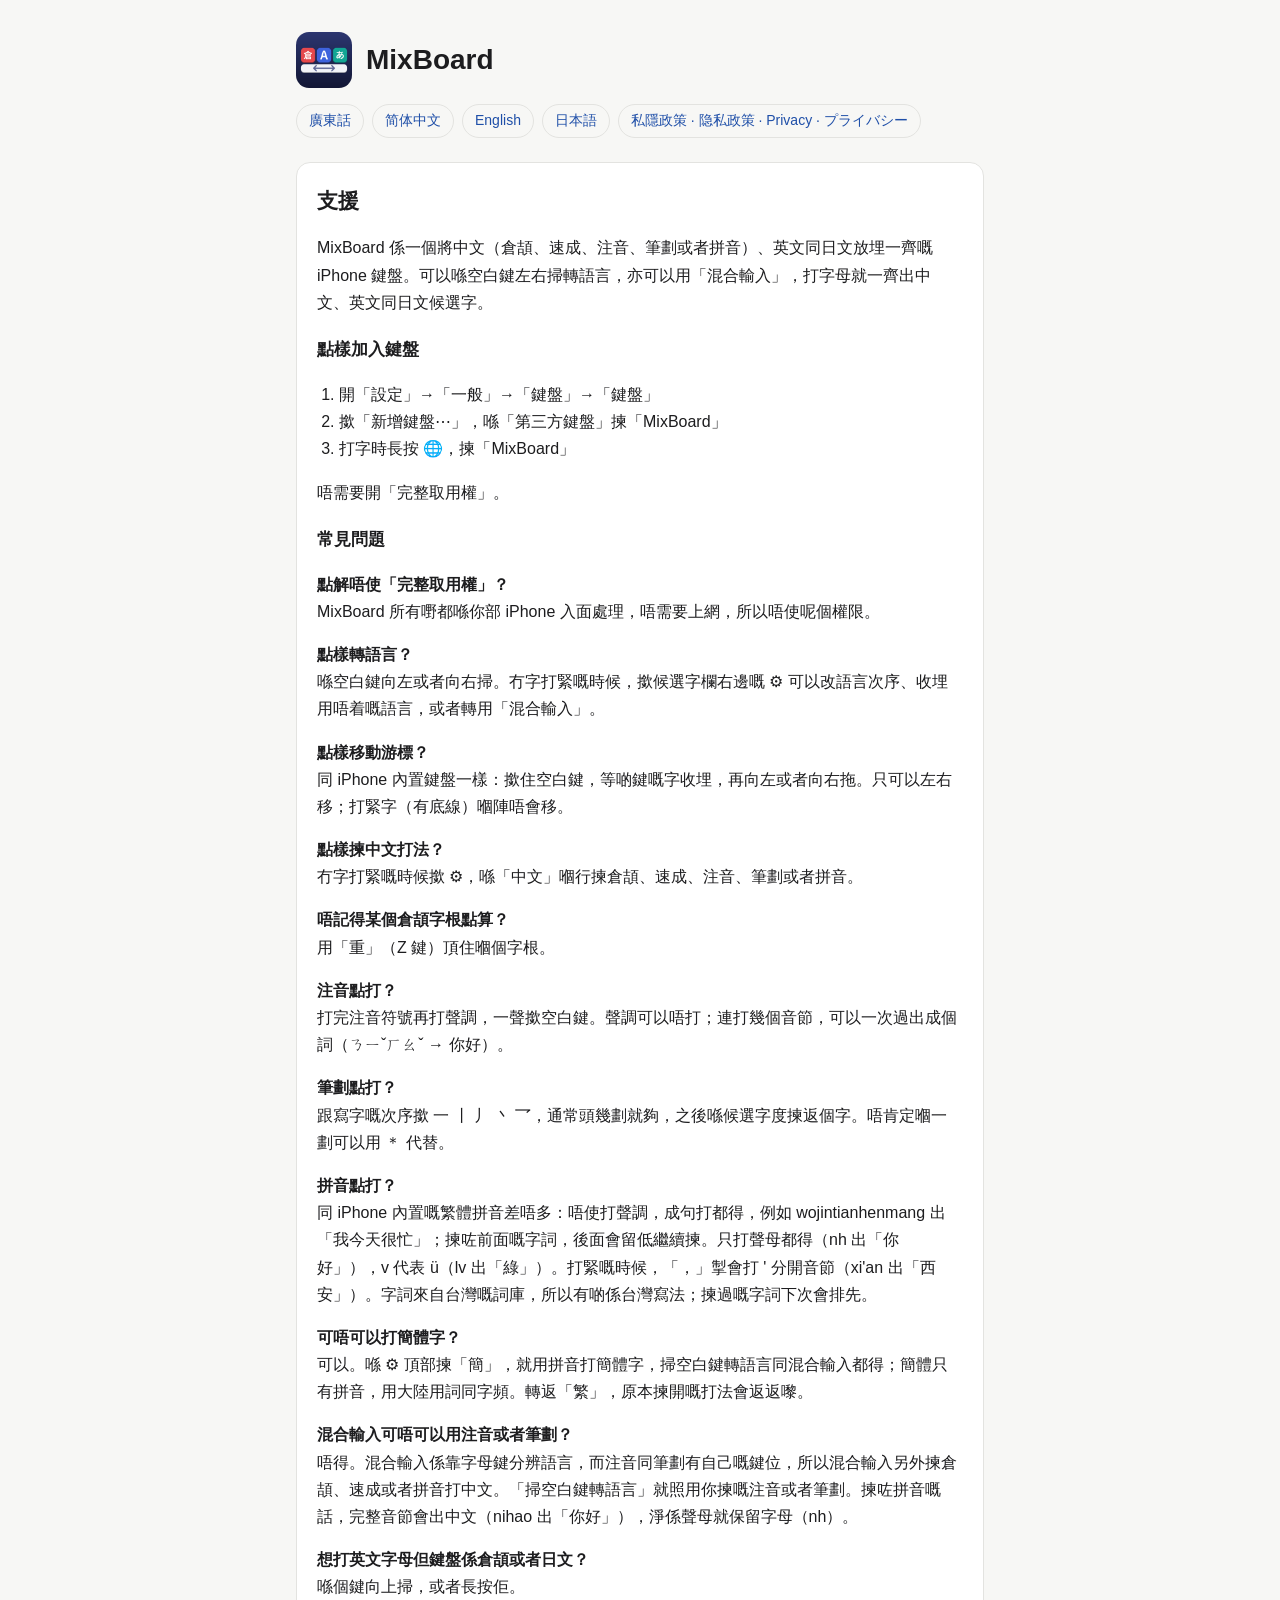
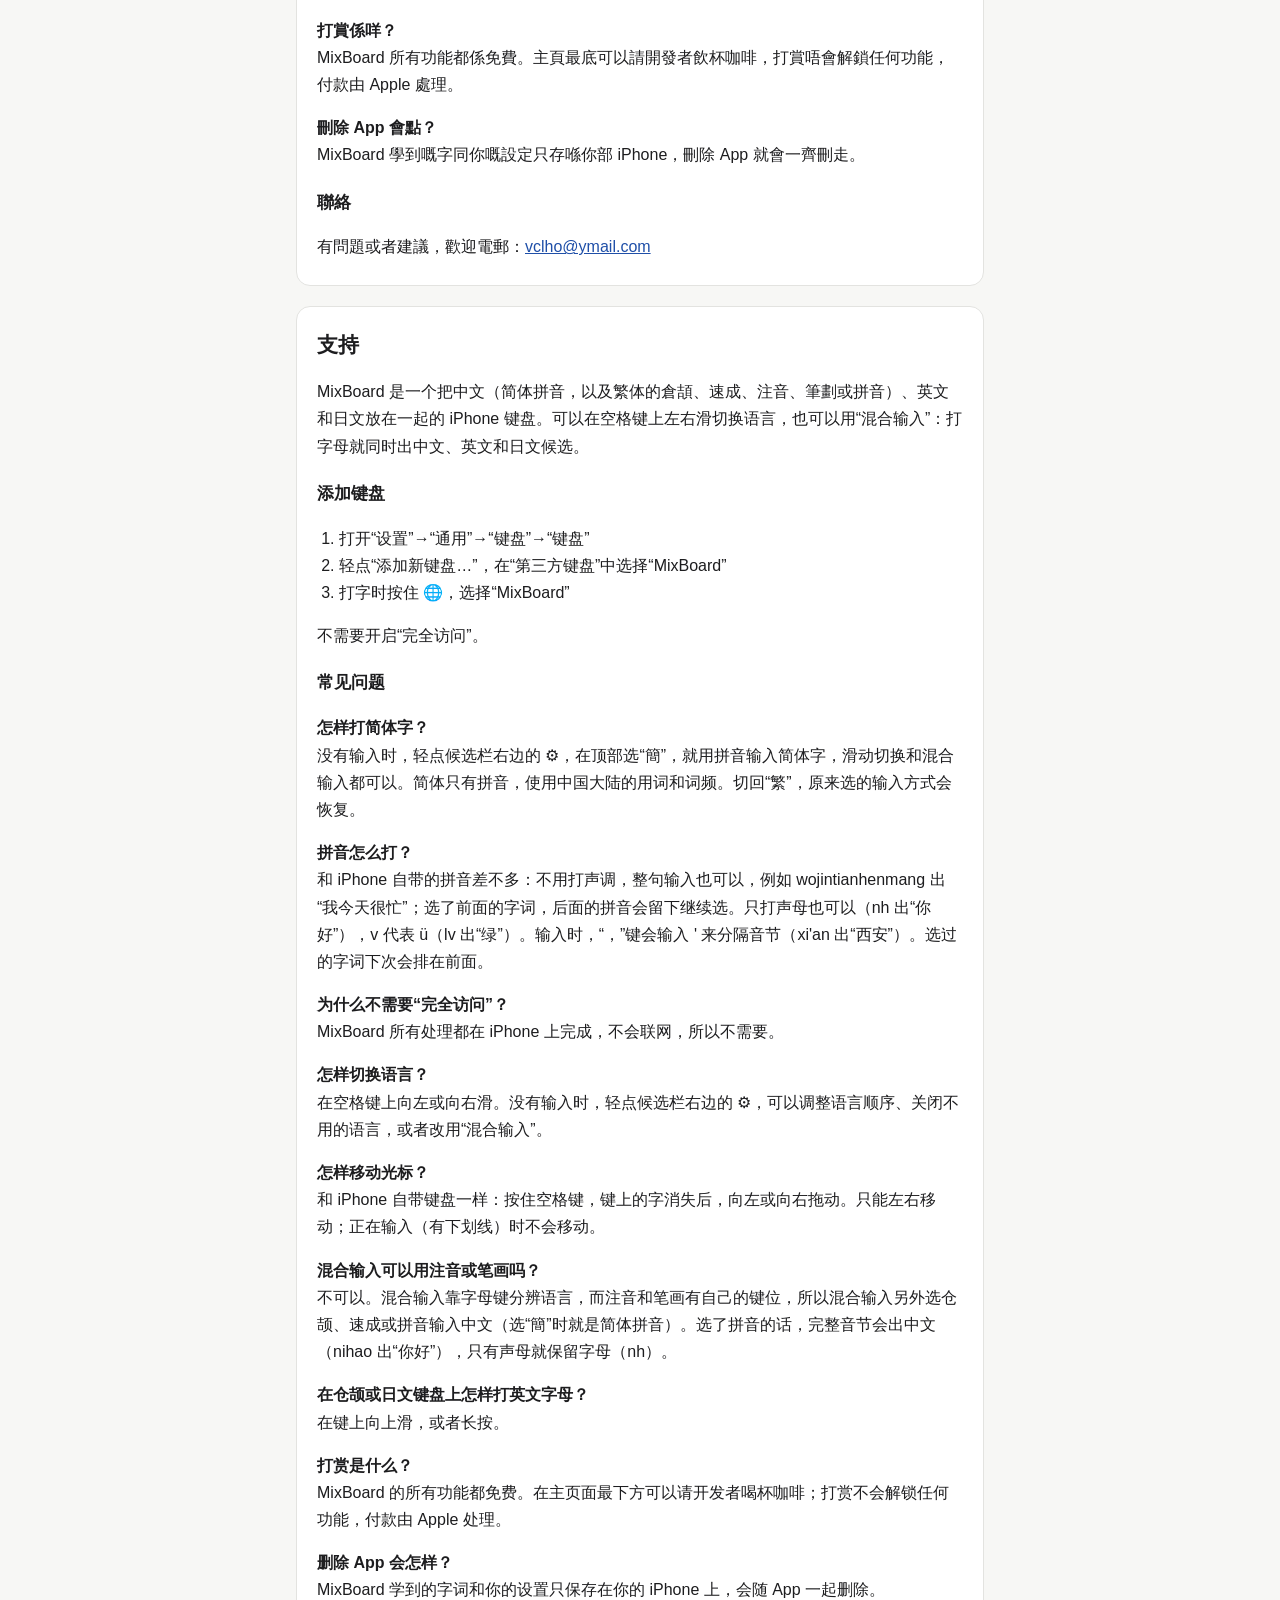
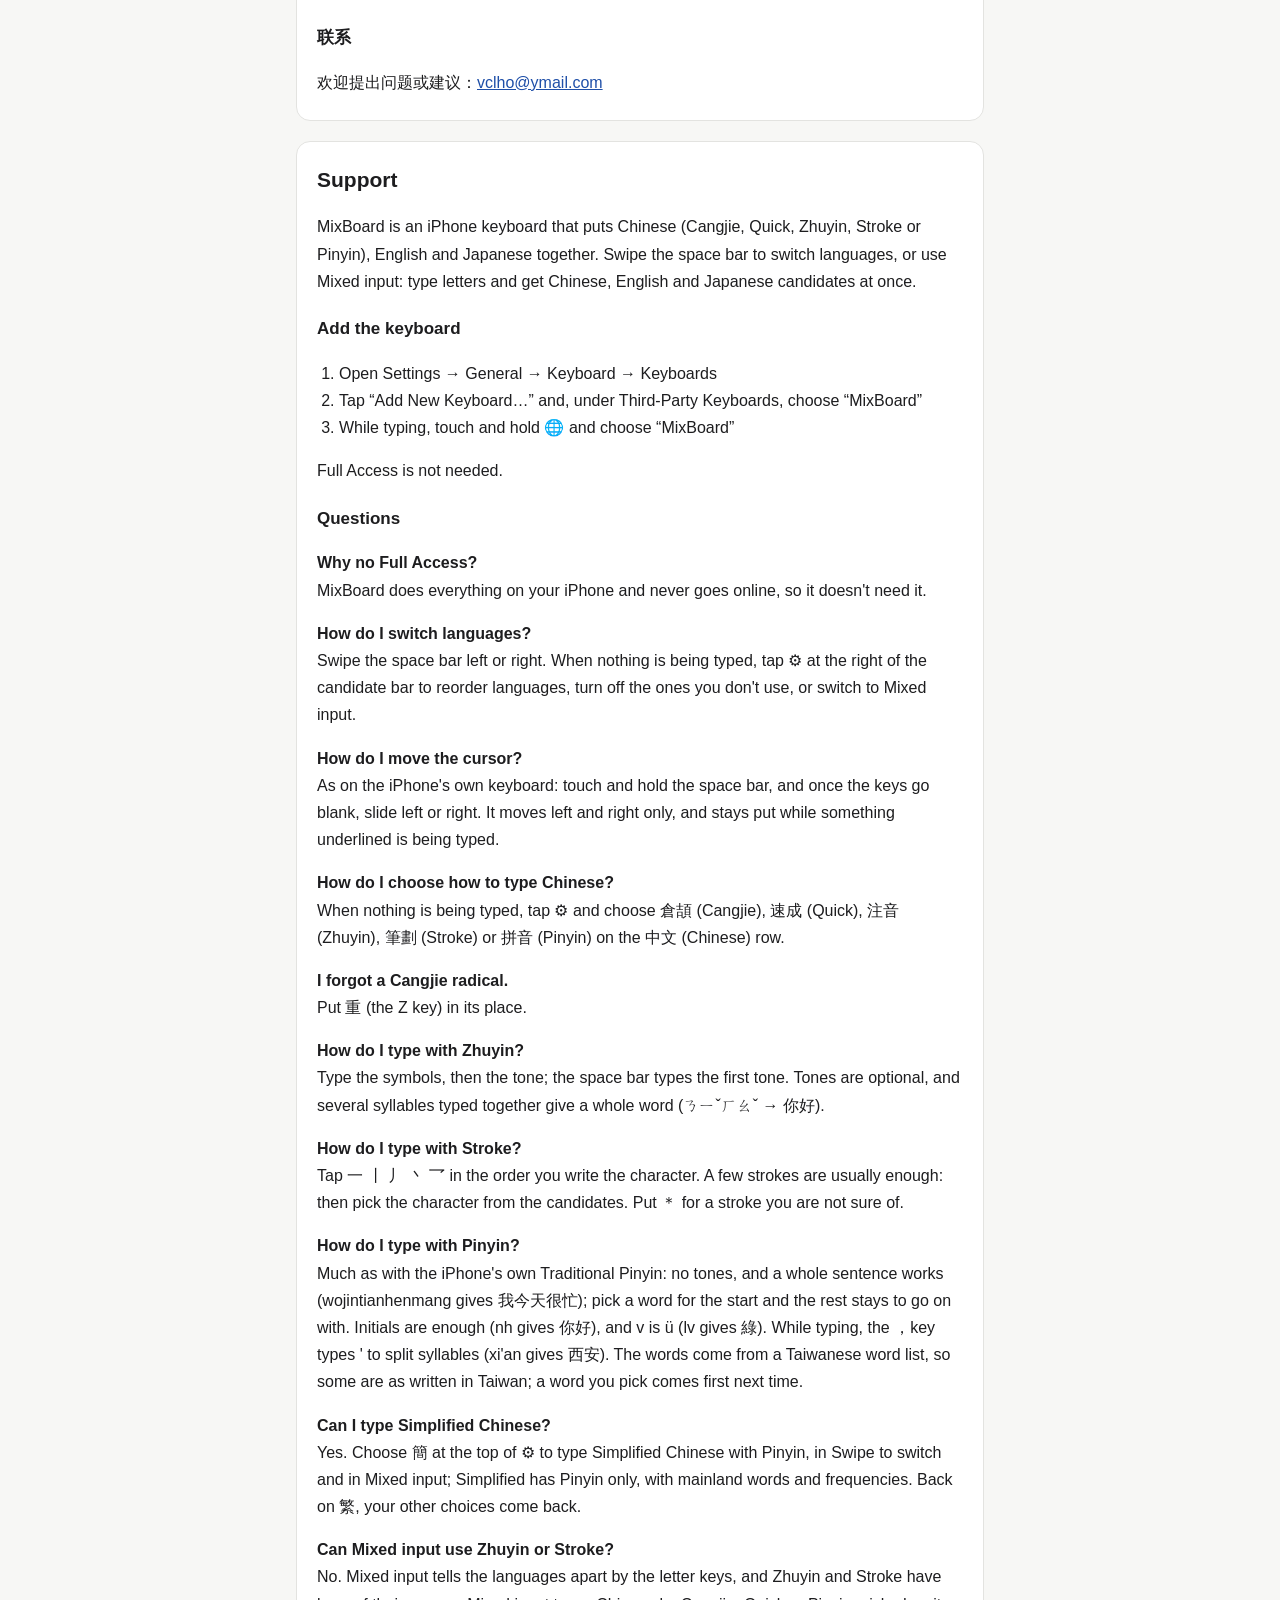
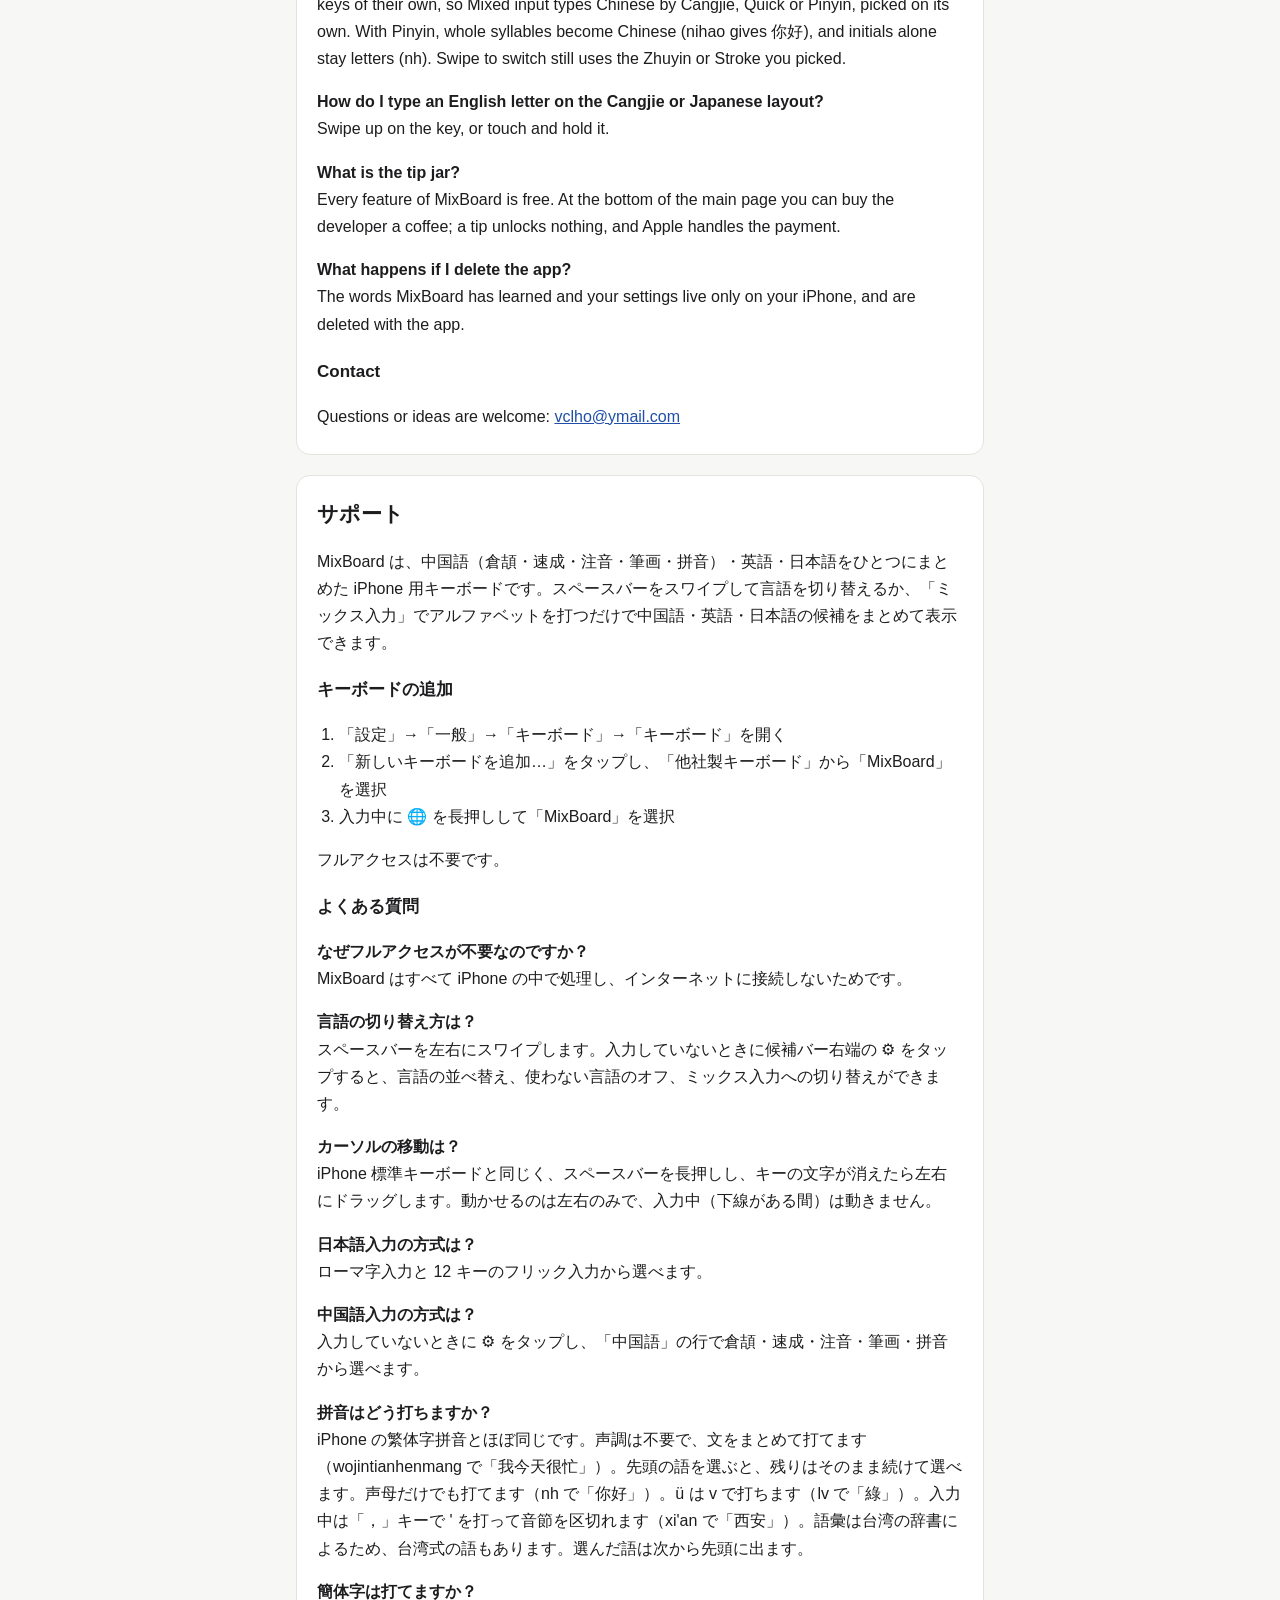
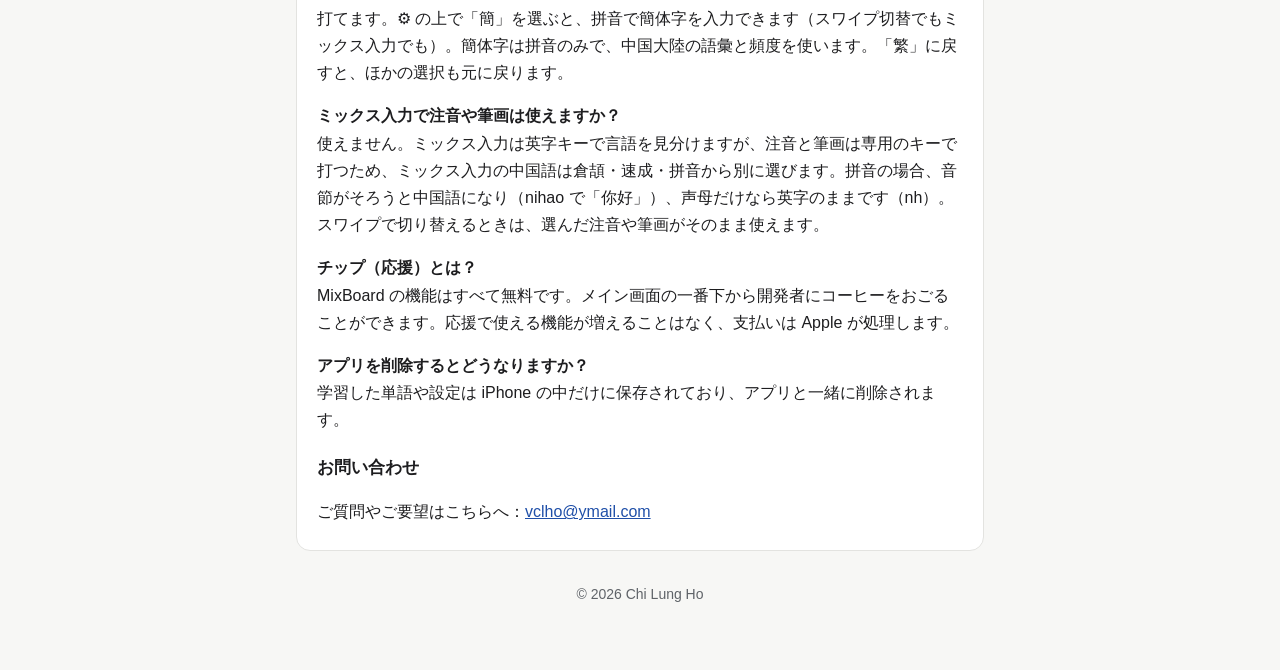
<file: index.html>
<!doctype html>
<html lang="zh-HK">
<head>
<meta charset="utf-8">
<meta name="viewport" content="width=device-width, initial-scale=1">
<title>MixBoard 支援 · Support · サポート</title>
<meta name="description" content="MixBoard: a Chinese (Cangjie, Quick, Zhuyin, Stroke or Pinyin, Traditional or Simplified), English and Japanese keyboard for iPhone. Help and contact.">
<link rel="icon" href="icon.png">
<link rel="apple-touch-icon" href="icon.png">
<link rel="stylesheet" href="style.css">
</head>
<body>
<main>
  <header>
    <img src="icon.png" alt="">
    <h1>MixBoard</h1>
  </header>
  <nav class="langs">
    <a href="#zh">廣東話</a><a href="#hans">简体中文</a><a href="#en">English</a><a href="#ja">日本語</a><a href="privacy.html">私隱政策 · 隐私政策 · Privacy · プライバシー</a>
  </nav>

  <section id="zh" lang="zh-HK">
    <h2>支援</h2>
    <p>MixBoard 係一個將中文（倉頡、速成、注音、筆劃或者拼音）、英文同日文放埋一齊嘅 iPhone 鍵盤。可以喺空白鍵左右掃轉語言，亦可以用「混合輸入」，打字母就一齊出中文、英文同日文候選字。</p>

    <h3>點樣加入鍵盤</h3>
    <ol>
      <li>開「設定」→「一般」→「鍵盤」→「鍵盤」</li>
      <li>撳「新增鍵盤⋯」，喺「第三方鍵盤」揀「MixBoard」</li>
      <li>打字時長按 🌐，揀「MixBoard」</li>
    </ol>
    <p>唔需要開「完整取用權」。</p>

    <h3>常見問題</h3>
    <p><strong>點解唔使「完整取用權」？</strong><br>MixBoard 所有嘢都喺你部 iPhone 入面處理，唔需要上網，所以唔使呢個權限。</p>
    <p><strong>點樣轉語言？</strong><br>喺空白鍵向左或者向右掃。冇字打緊嘅時候，撳候選字欄右邊嘅 ⚙︎ 可以改語言次序、收埋用唔着嘅語言，或者轉用「混合輸入」。</p>
    <p><strong>點樣移動游標？</strong><br>同 iPhone 內置鍵盤一樣：撳住空白鍵，等啲鍵嘅字收埋，再向左或者向右拖。只可以左右移；打緊字（有底線）嗰陣唔會移。</p>
    <p><strong>點樣揀中文打法？</strong><br>冇字打緊嘅時候撳 ⚙︎，喺「中文」嗰行揀倉頡、速成、注音、筆劃或者拼音。</p>
    <p><strong>唔記得某個倉頡字根點算？</strong><br>用「重」（Z 鍵）頂住嗰個字根。</p>
    <p><strong>注音點打？</strong><br>打完注音符號再打聲調，一聲撳空白鍵。聲調可以唔打；連打幾個音節，可以一次過出成個詞（ㄋㄧˇㄏㄠˇ → 你好）。</p>
    <p><strong>筆劃點打？</strong><br>跟寫字嘅次序撳 一 丨 丿 丶 乛，通常頭幾劃就夠，之後喺候選字度揀返個字。唔肯定嗰一劃可以用 ＊ 代替。</p>
    <p><strong>拼音點打？</strong><br>同 iPhone 內置嘅繁體拼音差唔多：唔使打聲調，成句打都得，例如 wojintianhenmang 出「我今天很忙」；揀咗前面嘅字詞，後面會留低繼續揀。只打聲母都得（nh 出「你好」），v 代表 ü（lv 出「綠」）。打緊嘅時候，「，」掣會打 ' 分開音節（xi'an 出「西安」）。字詞來自台灣嘅詞庫，所以有啲係台灣寫法；揀過嘅字詞下次會排先。</p>
    <p><strong>可唔可以打簡體字？</strong><br>可以。喺 ⚙︎ 頂部揀「簡」，就用拼音打簡體字，掃空白鍵轉語言同混合輸入都得；簡體只有拼音，用大陸用詞同字頻。轉返「繁」，原本揀開嘅打法會返返嚟。</p>
    <p><strong>混合輸入可唔可以用注音或者筆劃？</strong><br>唔得。混合輸入係靠字母鍵分辨語言，而注音同筆劃有自己嘅鍵位，所以混合輸入另外揀倉頡、速成或者拼音打中文。「掃空白鍵轉語言」就照用你揀嘅注音或者筆劃。揀咗拼音嘅話，完整音節會出中文（nihao 出「你好」），淨係聲母就保留字母（nh）。</p>
    <p><strong>想打英文字母但鍵盤係倉頡或者日文？</strong><br>喺個鍵向上掃，或者長按佢。</p>
    <p><strong>打賞係咩？</strong><br>MixBoard 所有功能都係免費。主頁最底可以請開發者飲杯咖啡，打賞唔會解鎖任何功能，付款由 Apple 處理。</p>
    <p><strong>刪除 App 會點？</strong><br>MixBoard 學到嘅字同你嘅設定只存喺你部 iPhone，刪除 App 就會一齊刪走。</p>

    <h3>聯絡</h3>
    <p>有問題或者建議，歡迎電郵：<a href="mailto:vclho@ymail.com">vclho@ymail.com</a></p>
  </section>

  <section id="hans" lang="zh-Hans">
    <h2>支持</h2>
    <p>MixBoard 是一个把中文（简体拼音，以及繁体的倉頡、速成、注音、筆劃或拼音）、英文和日文放在一起的 iPhone 键盘。可以在空格键上左右滑切换语言，也可以用“混合输入”：打字母就同时出中文、英文和日文候选。</p>

    <h3>添加键盘</h3>
    <ol>
      <li>打开“设置”→“通用”→“键盘”→“键盘”</li>
      <li>轻点“添加新键盘…”，在“第三方键盘”中选择“MixBoard”</li>
      <li>打字时按住 🌐，选择“MixBoard”</li>
    </ol>
    <p>不需要开启“完全访问”。</p>

    <h3>常见问题</h3>
    <p><strong>怎样打简体字？</strong><br>没有输入时，轻点候选栏右边的 ⚙︎，在顶部选“簡”，就用拼音输入简体字，滑动切换和混合输入都可以。简体只有拼音，使用中国大陆的用词和词频。切回“繁”，原来选的输入方式会恢复。</p>
    <p><strong>拼音怎么打？</strong><br>和 iPhone 自带的拼音差不多：不用打声调，整句输入也可以，例如 wojintianhenmang 出“我今天很忙”；选了前面的字词，后面的拼音会留下继续选。只打声母也可以（nh 出“你好”），v 代表 ü（lv 出“绿”）。输入时，“，”键会输入 ' 来分隔音节（xi'an 出“西安”）。选过的字词下次会排在前面。</p>
    <p><strong>为什么不需要“完全访问”？</strong><br>MixBoard 所有处理都在 iPhone 上完成，不会联网，所以不需要。</p>
    <p><strong>怎样切换语言？</strong><br>在空格键上向左或向右滑。没有输入时，轻点候选栏右边的 ⚙︎，可以调整语言顺序、关闭不用的语言，或者改用“混合输入”。</p>
    <p><strong>怎样移动光标？</strong><br>和 iPhone 自带键盘一样：按住空格键，键上的字消失后，向左或向右拖动。只能左右移动；正在输入（有下划线）时不会移动。</p>
    <p><strong>混合输入可以用注音或笔画吗？</strong><br>不可以。混合输入靠字母键分辨语言，而注音和笔画有自己的键位，所以混合输入另外选仓颉、速成或拼音输入中文（选“簡”时就是简体拼音）。选了拼音的话，完整音节会出中文（nihao 出“你好”），只有声母就保留字母（nh）。</p>
    <p><strong>在仓颉或日文键盘上怎样打英文字母？</strong><br>在键上向上滑，或者长按。</p>
    <p><strong>打赏是什么？</strong><br>MixBoard 的所有功能都免费。在主页面最下方可以请开发者喝杯咖啡；打赏不会解锁任何功能，付款由 Apple 处理。</p>
    <p><strong>删除 App 会怎样？</strong><br>MixBoard 学到的字词和你的设置只保存在你的 iPhone 上，会随 App 一起删除。</p>

    <h3>联系</h3>
    <p>欢迎提出问题或建议：<a href="mailto:vclho@ymail.com">vclho@ymail.com</a></p>
  </section>

  <section id="en" lang="en">
    <h2>Support</h2>
    <p>MixBoard is an iPhone keyboard that puts Chinese (Cangjie, Quick, Zhuyin, Stroke or Pinyin), English and Japanese together. Swipe the space bar to switch languages, or use Mixed input: type letters and get Chinese, English and Japanese candidates at once.</p>

    <h3>Add the keyboard</h3>
    <ol>
      <li>Open Settings → General → Keyboard → Keyboards</li>
      <li>Tap “Add New Keyboard…” and, under Third-Party Keyboards, choose “MixBoard”</li>
      <li>While typing, touch and hold 🌐 and choose “MixBoard”</li>
    </ol>
    <p>Full Access is not needed.</p>

    <h3>Questions</h3>
    <p><strong>Why no Full Access?</strong><br>MixBoard does everything on your iPhone and never goes online, so it doesn't need it.</p>
    <p><strong>How do I switch languages?</strong><br>Swipe the space bar left or right. When nothing is being typed, tap ⚙︎ at the right of the candidate bar to reorder languages, turn off the ones you don't use, or switch to Mixed input.</p>
    <p><strong>How do I move the cursor?</strong><br>As on the iPhone's own keyboard: touch and hold the space bar, and once the keys go blank, slide left or right. It moves left and right only, and stays put while something underlined is being typed.</p>
    <p><strong>How do I choose how to type Chinese?</strong><br>When nothing is being typed, tap ⚙︎ and choose 倉頡 (Cangjie), 速成 (Quick), 注音 (Zhuyin), 筆劃 (Stroke) or 拼音 (Pinyin) on the 中文 (Chinese) row.</p>
    <p><strong>I forgot a Cangjie radical.</strong><br>Put 重 (the Z key) in its place.</p>
    <p><strong>How do I type with Zhuyin?</strong><br>Type the symbols, then the tone; the space bar types the first tone. Tones are optional, and several syllables typed together give a whole word (ㄋㄧˇㄏㄠˇ → 你好).</p>
    <p><strong>How do I type with Stroke?</strong><br>Tap 一 丨 丿 丶 乛 in the order you write the character. A few strokes are usually enough: then pick the character from the candidates. Put ＊ for a stroke you are not sure of.</p>
    <p><strong>How do I type with Pinyin?</strong><br>Much as with the iPhone's own Traditional Pinyin: no tones, and a whole sentence works (wojintianhenmang gives 我今天很忙); pick a word for the start and the rest stays to go on with. Initials are enough (nh gives 你好), and v is ü (lv gives 綠). While typing, the ，key types ' to split syllables (xi'an gives 西安). The words come from a Taiwanese word list, so some are as written in Taiwan; a word you pick comes first next time.</p>
    <p><strong>Can I type Simplified Chinese?</strong><br>Yes. Choose 簡 at the top of ⚙︎ to type Simplified Chinese with Pinyin, in Swipe to switch and in Mixed input; Simplified has Pinyin only, with mainland words and frequencies. Back on 繁, your other choices come back.</p>
    <p><strong>Can Mixed input use Zhuyin or Stroke?</strong><br>No. Mixed input tells the languages apart by the letter keys, and Zhuyin and Stroke have keys of their own, so Mixed input types Chinese by Cangjie, Quick or Pinyin, picked on its own. With Pinyin, whole syllables become Chinese (nihao gives 你好), and initials alone stay letters (nh). Swipe to switch still uses the Zhuyin or Stroke you picked.</p>
    <p><strong>How do I type an English letter on the Cangjie or Japanese layout?</strong><br>Swipe up on the key, or touch and hold it.</p>
    <p><strong>What is the tip jar?</strong><br>Every feature of MixBoard is free. At the bottom of the main page you can buy the developer a coffee; a tip unlocks nothing, and Apple handles the payment.</p>
    <p><strong>What happens if I delete the app?</strong><br>The words MixBoard has learned and your settings live only on your iPhone, and are deleted with the app.</p>

    <h3>Contact</h3>
    <p>Questions or ideas are welcome: <a href="mailto:vclho@ymail.com">vclho@ymail.com</a></p>
  </section>

  <section id="ja" lang="ja">
    <h2>サポート</h2>
    <p>MixBoard は、中国語（倉頡・速成・注音・筆画・拼音）・英語・日本語をひとつにまとめた iPhone 用キーボードです。スペースバーをスワイプして言語を切り替えるか、「ミックス入力」でアルファベットを打つだけで中国語・英語・日本語の候補をまとめて表示できます。</p>

    <h3>キーボードの追加</h3>
    <ol>
      <li>「設定」→「一般」→「キーボード」→「キーボード」を開く</li>
      <li>「新しいキーボードを追加…」をタップし、「他社製キーボード」から「MixBoard」を選択</li>
      <li>入力中に 🌐 を長押しして「MixBoard」を選択</li>
    </ol>
    <p>フルアクセスは不要です。</p>

    <h3>よくある質問</h3>
    <p><strong>なぜフルアクセスが不要なのですか？</strong><br>MixBoard はすべて iPhone の中で処理し、インターネットに接続しないためです。</p>
    <p><strong>言語の切り替え方は？</strong><br>スペースバーを左右にスワイプします。入力していないときに候補バー右端の ⚙︎ をタップすると、言語の並べ替え、使わない言語のオフ、ミックス入力への切り替えができます。</p>
    <p><strong>カーソルの移動は？</strong><br>iPhone 標準キーボードと同じく、スペースバーを長押しし、キーの文字が消えたら左右にドラッグします。動かせるのは左右のみで、入力中（下線がある間）は動きません。</p>
    <p><strong>日本語入力の方式は？</strong><br>ローマ字入力と 12 キーのフリック入力から選べます。</p>
    <p><strong>中国語入力の方式は？</strong><br>入力していないときに ⚙︎ をタップし、「中国語」の行で倉頡・速成・注音・筆画・拼音から選べます。</p>
    <p><strong>拼音はどう打ちますか？</strong><br>iPhone の繁体字拼音とほぼ同じです。声調は不要で、文をまとめて打てます（wojintianhenmang で「我今天很忙」）。先頭の語を選ぶと、残りはそのまま続けて選べます。声母だけでも打てます（nh で「你好」）。ü は v で打ちます（lv で「綠」）。入力中は「，」キーで ' を打って音節を区切れます（xi'an で「西安」）。語彙は台湾の辞書によるため、台湾式の語もあります。選んだ語は次から先頭に出ます。</p>
    <p><strong>簡体字は打てますか？</strong><br>打てます。⚙︎ の上で「簡」を選ぶと、拼音で簡体字を入力できます（スワイプ切替でもミックス入力でも）。簡体字は拼音のみで、中国大陸の語彙と頻度を使います。「繁」に戻すと、ほかの選択も元に戻ります。</p>
    <p><strong>ミックス入力で注音や筆画は使えますか？</strong><br>使えません。ミックス入力は英字キーで言語を見分けますが、注音と筆画は専用のキーで打つため、ミックス入力の中国語は倉頡・速成・拼音から別に選びます。拼音の場合、音節がそろうと中国語になり（nihao で「你好」）、声母だけなら英字のままです（nh）。スワイプで切り替えるときは、選んだ注音や筆画がそのまま使えます。</p>
    <p><strong>チップ（応援）とは？</strong><br>MixBoard の機能はすべて無料です。メイン画面の一番下から開発者にコーヒーをおごることができます。応援で使える機能が増えることはなく、支払いは Apple が処理します。</p>
    <p><strong>アプリを削除するとどうなりますか？</strong><br>学習した単語や設定は iPhone の中だけに保存されており、アプリと一緒に削除されます。</p>

    <h3>お問い合わせ</h3>
    <p>ご質問やご要望はこちらへ：<a href="mailto:vclho@ymail.com">vclho@ymail.com</a></p>
  </section>

  <footer>© 2026 Chi Lung Ho</footer>
</main>
</body>
</html>
</file>
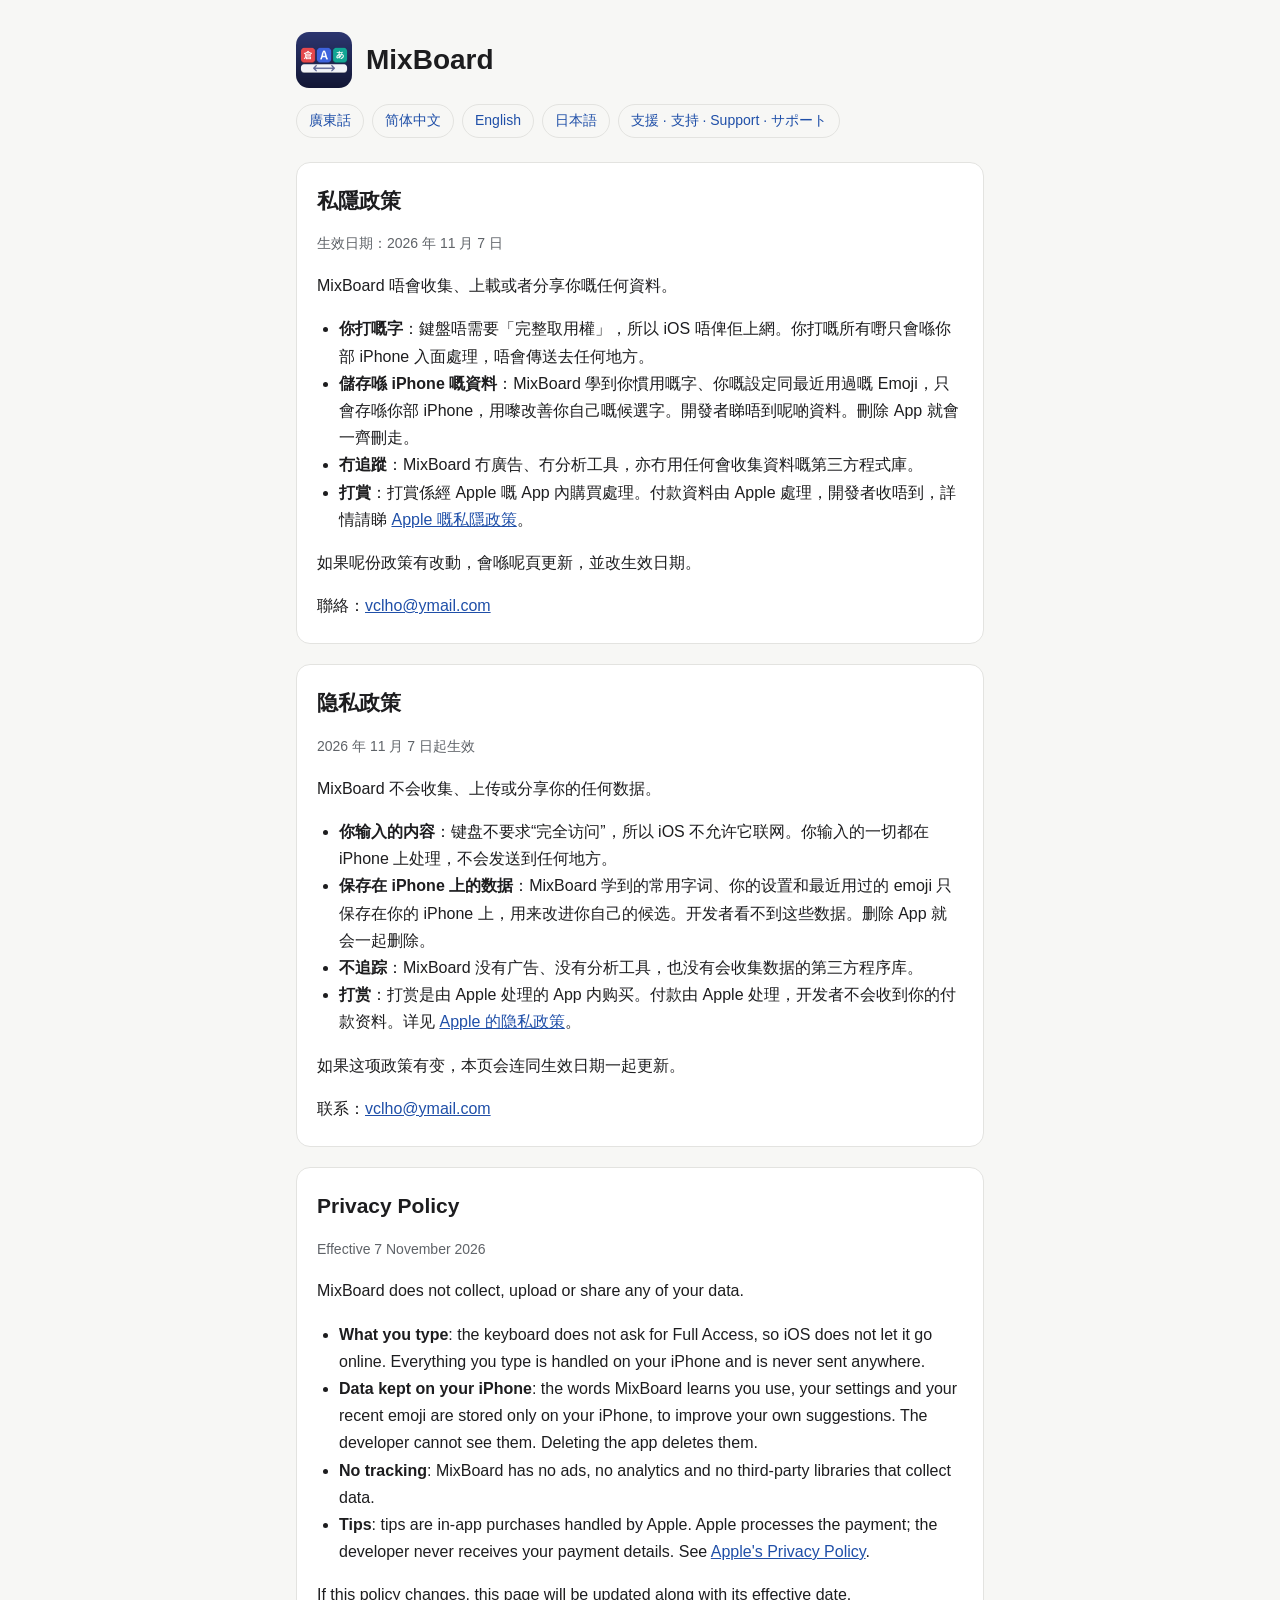
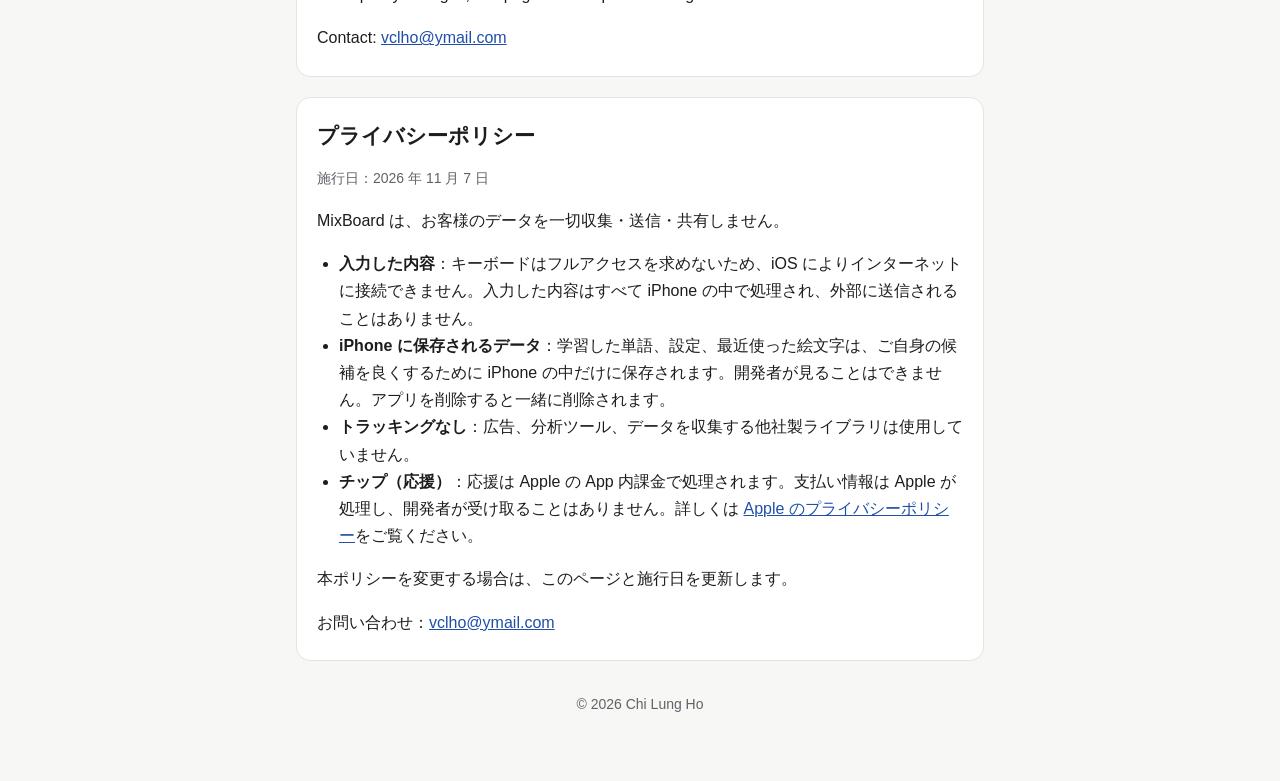
<file: privacy.html>
<!doctype html>
<html lang="zh-HK">
<head>
<meta charset="utf-8">
<meta name="viewport" content="width=device-width, initial-scale=1">
<title>MixBoard 私隱政策 · Privacy Policy · プライバシーポリシー</title>
<meta name="description" content="MixBoard collects no data. What you type stays on your iPhone.">
<link rel="icon" href="icon.png">
<link rel="apple-touch-icon" href="icon.png">
<link rel="stylesheet" href="style.css">
</head>
<body>
<main>
  <header>
    <img src="icon.png" alt="">
    <h1>MixBoard</h1>
  </header>
  <nav class="langs">
    <a href="#zh">廣東話</a><a href="#hans">简体中文</a><a href="#en">English</a><a href="#ja">日本語</a><a href="./">支援 · 支持 · Support · サポート</a>
  </nav>

  <section id="zh" lang="zh-HK">
    <h2>私隱政策</h2>
    <p class="muted">生效日期：2026 年 11 月 7 日</p>
    <p>MixBoard 唔會收集、上載或者分享你嘅任何資料。</p>
    <ul>
      <li><strong>你打嘅字</strong>：鍵盤唔需要「完整取用權」，所以 iOS 唔俾佢上網。你打嘅所有嘢只會喺你部 iPhone 入面處理，唔會傳送去任何地方。</li>
      <li><strong>儲存喺 iPhone 嘅資料</strong>：MixBoard 學到你慣用嘅字、你嘅設定同最近用過嘅 Emoji，只會存喺你部 iPhone，用嚟改善你自己嘅候選字。開發者睇唔到呢啲資料。刪除 App 就會一齊刪走。</li>
      <li><strong>冇追蹤</strong>：MixBoard 冇廣告、冇分析工具，亦冇用任何會收集資料嘅第三方程式庫。</li>
      <li><strong>打賞</strong>：打賞係經 Apple 嘅 App 內購買處理。付款資料由 Apple 處理，開發者收唔到，詳情請睇 <a href="https://www.apple.com/legal/privacy/">Apple 嘅私隱政策</a>。</li>
    </ul>
    <p>如果呢份政策有改動，會喺呢頁更新，並改生效日期。</p>
    <p>聯絡：<a href="mailto:vclho@ymail.com">vclho@ymail.com</a></p>
  </section>

  <section id="hans" lang="zh-Hans">
    <h2>隐私政策</h2>
    <p class="muted">2026 年 11 月 7 日起生效</p>
    <p>MixBoard 不会收集、上传或分享你的任何数据。</p>
    <ul>
      <li><strong>你输入的内容</strong>：键盘不要求“完全访问”，所以 iOS 不允许它联网。你输入的一切都在 iPhone 上处理，不会发送到任何地方。</li>
      <li><strong>保存在 iPhone 上的数据</strong>：MixBoard 学到的常用字词、你的设置和最近用过的 emoji 只保存在你的 iPhone 上，用来改进你自己的候选。开发者看不到这些数据。删除 App 就会一起删除。</li>
      <li><strong>不追踪</strong>：MixBoard 没有广告、没有分析工具，也没有会收集数据的第三方程序库。</li>
      <li><strong>打赏</strong>：打赏是由 Apple 处理的 App 内购买。付款由 Apple 处理，开发者不会收到你的付款资料。详见 <a href="https://www.apple.com/legal/privacy/">Apple 的隐私政策</a>。</li>
    </ul>
    <p>如果这项政策有变，本页会连同生效日期一起更新。</p>
    <p>联系：<a href="mailto:vclho@ymail.com">vclho@ymail.com</a></p>
  </section>

  <section id="en" lang="en">
    <h2>Privacy Policy</h2>
    <p class="muted">Effective 7 November 2026</p>
    <p>MixBoard does not collect, upload or share any of your data.</p>
    <ul>
      <li><strong>What you type</strong>: the keyboard does not ask for Full Access, so iOS does not let it go online. Everything you type is handled on your iPhone and is never sent anywhere.</li>
      <li><strong>Data kept on your iPhone</strong>: the words MixBoard learns you use, your settings and your recent emoji are stored only on your iPhone, to improve your own suggestions. The developer cannot see them. Deleting the app deletes them.</li>
      <li><strong>No tracking</strong>: MixBoard has no ads, no analytics and no third-party libraries that collect data.</li>
      <li><strong>Tips</strong>: tips are in-app purchases handled by Apple. Apple processes the payment; the developer never receives your payment details. See <a href="https://www.apple.com/legal/privacy/">Apple's Privacy Policy</a>.</li>
    </ul>
    <p>If this policy changes, this page will be updated along with its effective date.</p>
    <p>Contact: <a href="mailto:vclho@ymail.com">vclho@ymail.com</a></p>
  </section>

  <section id="ja" lang="ja">
    <h2>プライバシーポリシー</h2>
    <p class="muted">施行日：2026 年 11 月 7 日</p>
    <p>MixBoard は、お客様のデータを一切収集・送信・共有しません。</p>
    <ul>
      <li><strong>入力した内容</strong>：キーボードはフルアクセスを求めないため、iOS によりインターネットに接続できません。入力した内容はすべて iPhone の中で処理され、外部に送信されることはありません。</li>
      <li><strong>iPhone に保存されるデータ</strong>：学習した単語、設定、最近使った絵文字は、ご自身の候補を良くするために iPhone の中だけに保存されます。開発者が見ることはできません。アプリを削除すると一緒に削除されます。</li>
      <li><strong>トラッキングなし</strong>：広告、分析ツール、データを収集する他社製ライブラリは使用していません。</li>
      <li><strong>チップ（応援）</strong>：応援は Apple の App 内課金で処理されます。支払い情報は Apple が処理し、開発者が受け取ることはありません。詳しくは <a href="https://www.apple.com/legal/privacy/">Apple のプライバシーポリシー</a>をご覧ください。</li>
    </ul>
    <p>本ポリシーを変更する場合は、このページと施行日を更新します。</p>
    <p>お問い合わせ：<a href="mailto:vclho@ymail.com">vclho@ymail.com</a></p>
  </section>

  <footer>© 2026 Chi Lung Ho</footer>
</main>
</body>
</html>
</file>
<file: style.css>
:root {
  --bg: #f7f7f5;
  --card: #ffffff;
  --text: #1d1d1f;
  --muted: #5f6368;
  --accent: #1f4fa8;
  --line: #e3e3e0;
}
@media (prefers-color-scheme: dark) {
  :root {
    --bg: #111214;
    --card: #1b1c1f;
    --text: #ececec;
    --muted: #a0a4ab;
    --accent: #7fa6ff;
    --line: #2c2e33;
  }
}
* { box-sizing: border-box; }
body {
  margin: 0;
  background: var(--bg);
  color: var(--text);
  font: 16px/1.7 -apple-system, BlinkMacSystemFont, "PingFang HK", "Hiragino Sans", "Helvetica Neue", sans-serif;
}
main { max-width: 720px; margin: 0 auto; padding: 32px 16px 64px; }
header { display: flex; align-items: center; gap: 14px; margin-bottom: 8px; }
header img { width: 56px; height: 56px; border-radius: 13px; }
h1 { font-size: 28px; margin: 0; }
nav.langs { margin: 16px 0 24px; display: flex; gap: 8px; flex-wrap: wrap; }
nav.langs a {
  padding: 4px 12px; border: 1px solid var(--line); border-radius: 999px;
  color: var(--accent); text-decoration: none; font-size: 14px;
}
section {
  background: var(--card); border: 1px solid var(--line); border-radius: 14px;
  padding: 20px 20px 8px; margin-bottom: 20px;
}
h2 { font-size: 21px; margin: 0 0 8px; }
h3 { font-size: 17px; margin: 20px 0 4px; }
p, li { color: var(--text); }
.muted { color: var(--muted); font-size: 14px; }
a { color: var(--accent); }
ol, ul { padding-left: 22px; }
footer { color: var(--muted); font-size: 14px; text-align: center; margin-top: 32px; }
</file>
